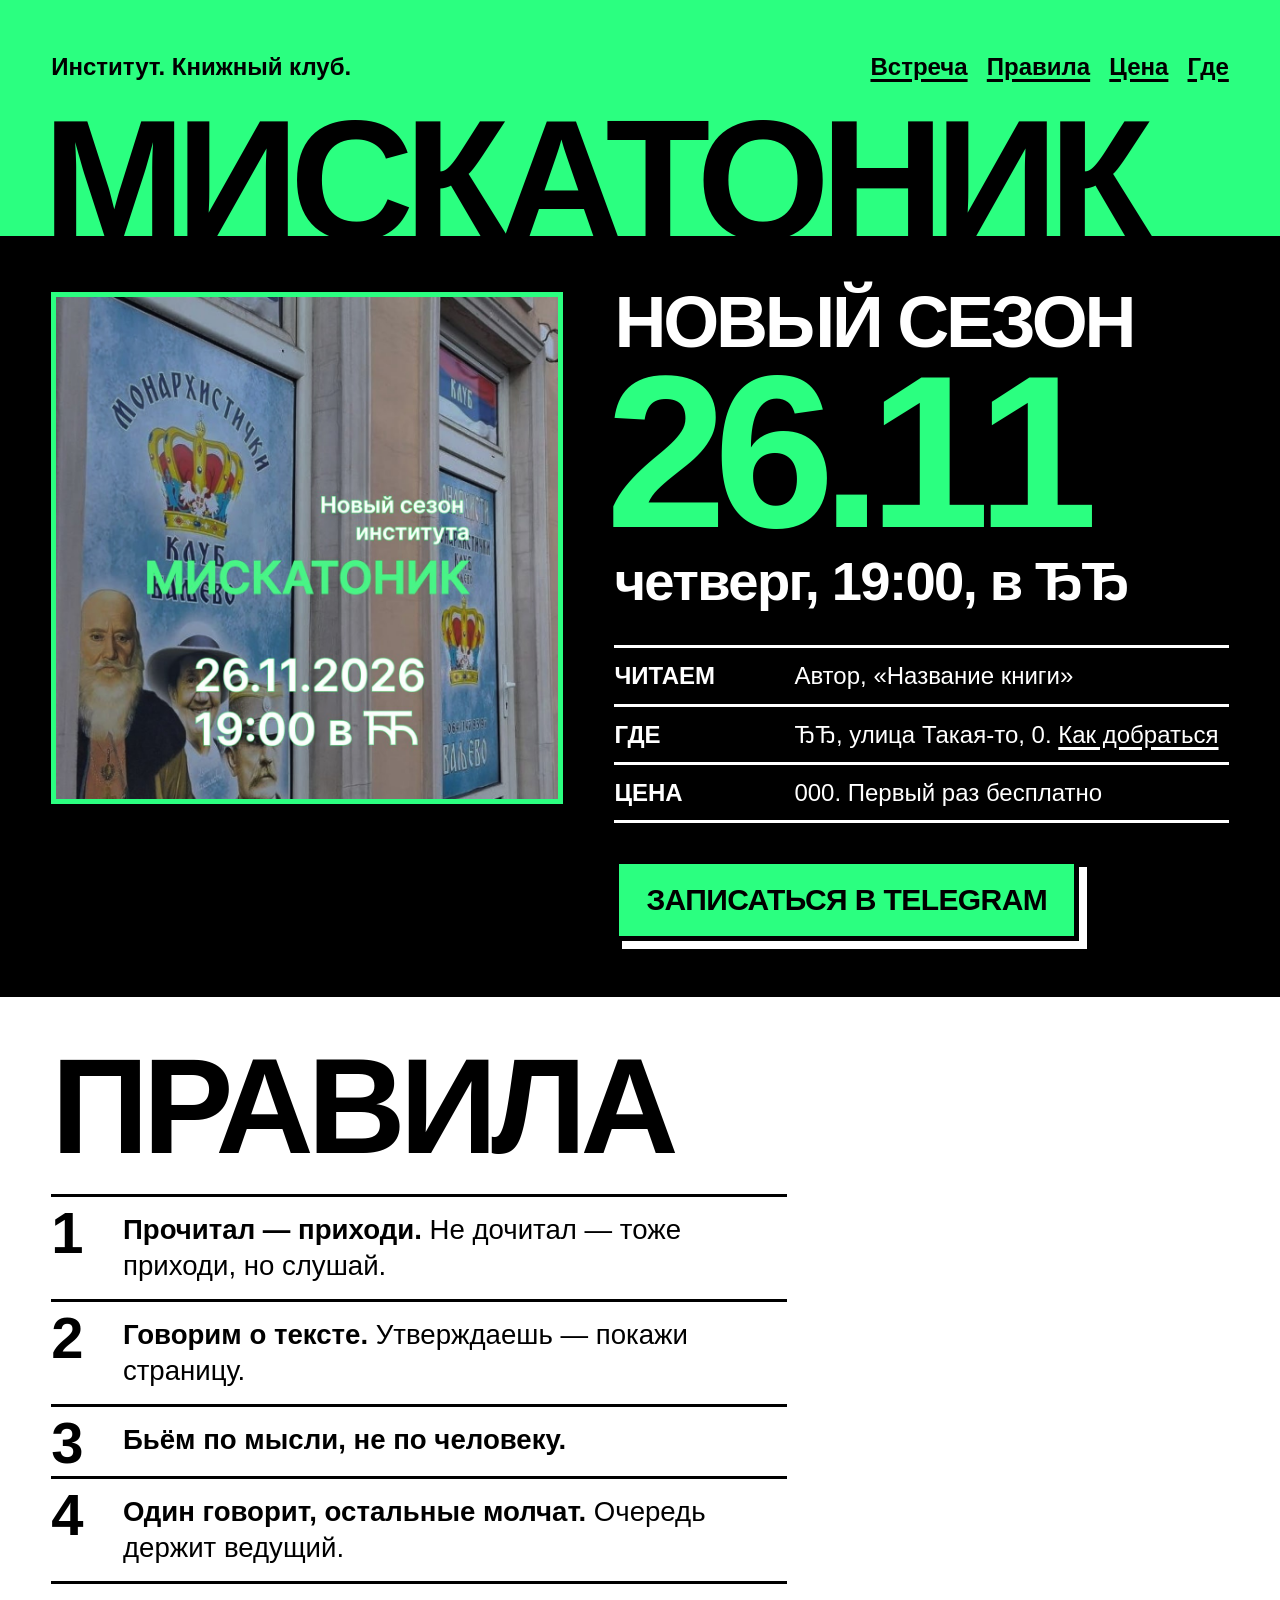
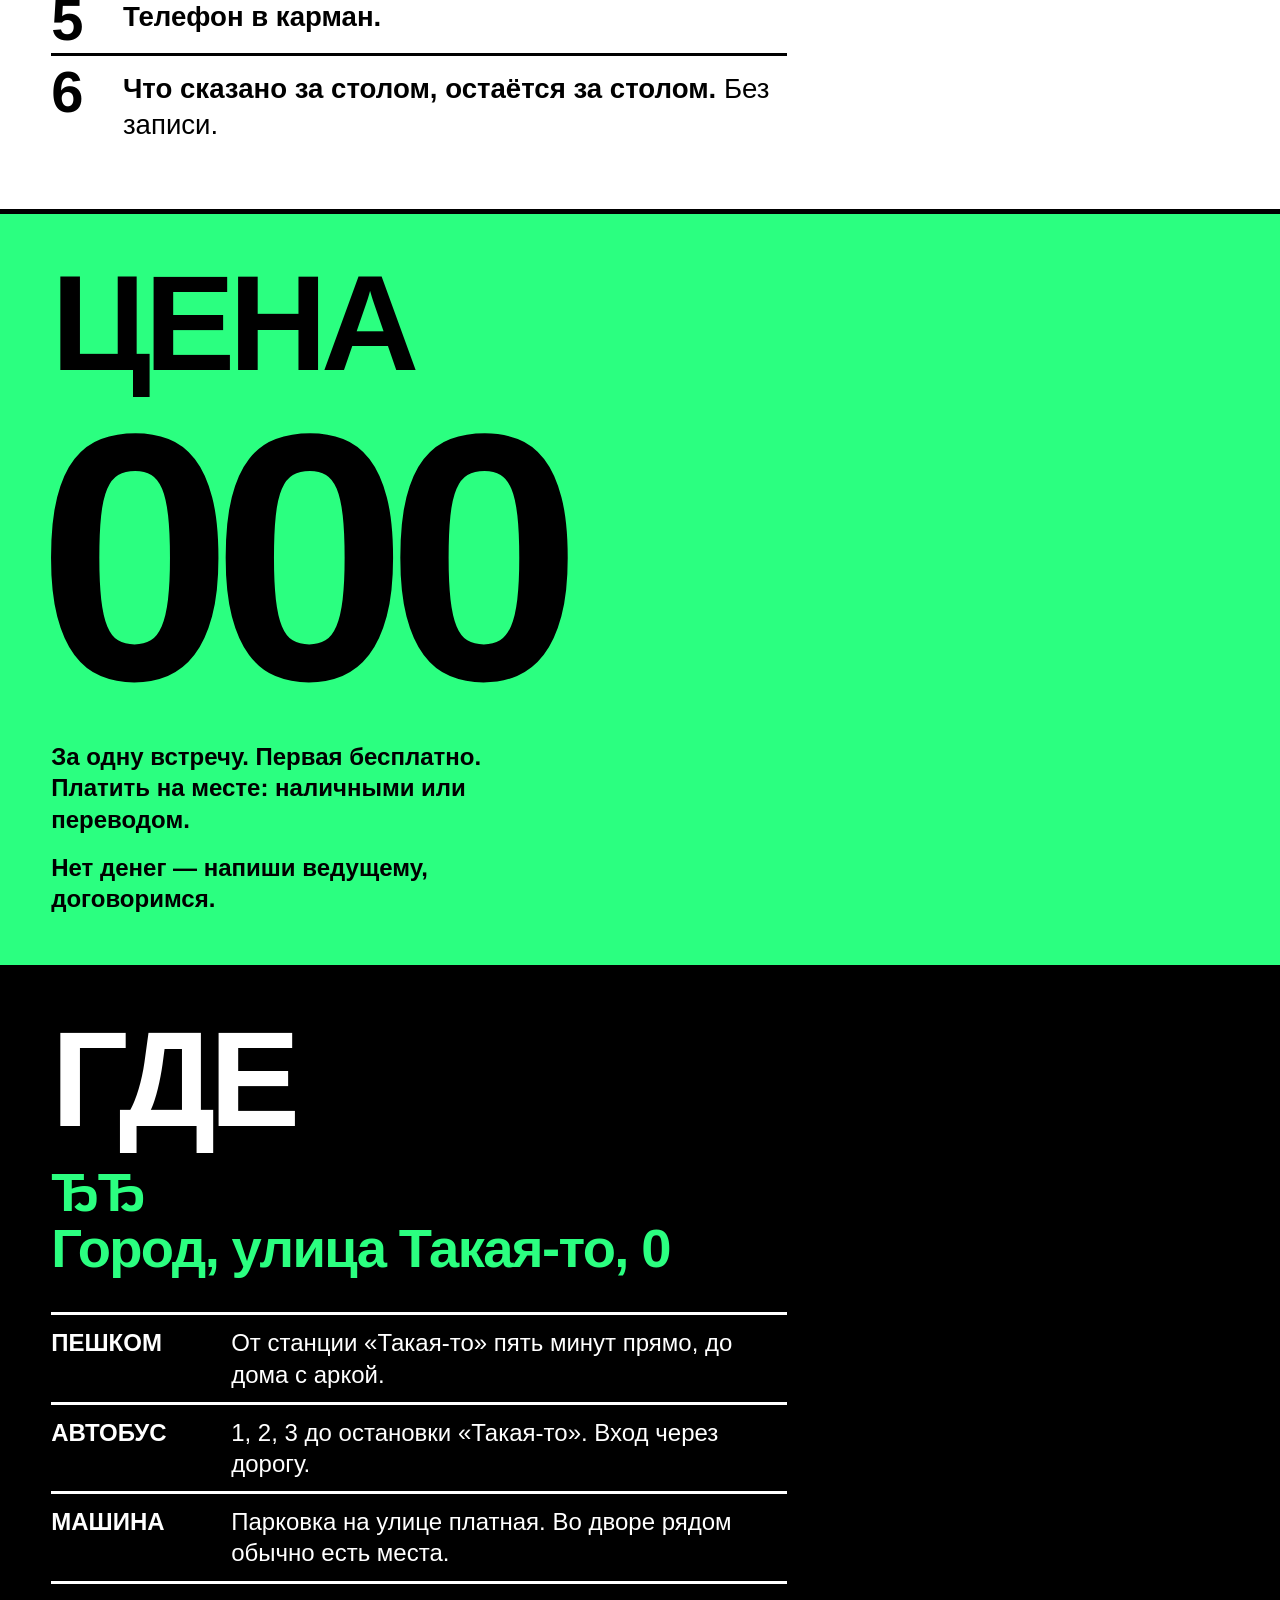
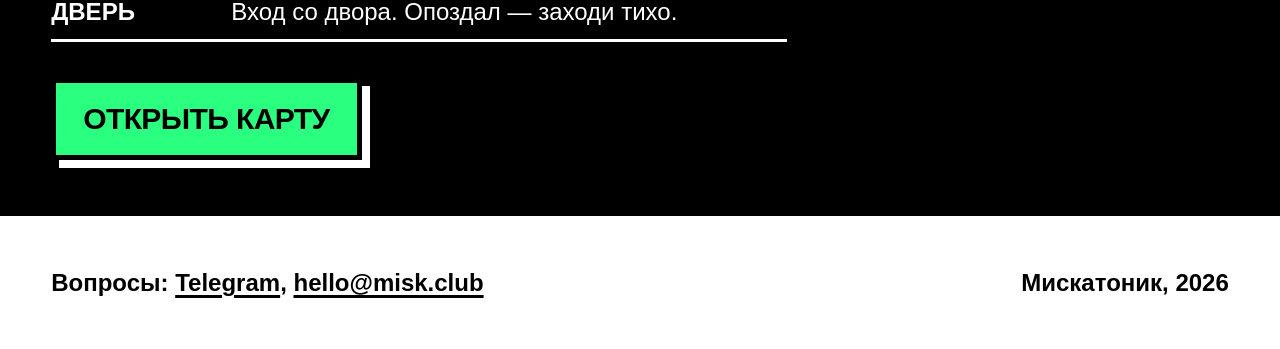
<file: index.html>
<!doctype html>
<html lang="ru">
<head>
  <meta charset="utf-8">
  <meta name="viewport" content="width=device-width, initial-scale=1">
  <title>Мискатоник — книжный клуб</title>
  <meta name="description" content="Институт Мискатоник, книжный клуб. Новый сезон: 26.11.2026, 19:00. Правила, цена, как добраться.">
  <meta property="og:title" content="Мискатоник — книжный клуб">
  <meta property="og:description" content="Новый сезон: 26.11.2026, 19:00.">
  <meta property="og:image" content="https://misk.club/afisha.jpg">
  <meta property="og:type" content="website">
  <meta property="og:url" content="https://misk.club/">
  <meta name="theme-color" content="#2bff80">
  <link rel="icon" href="favicon.svg" type="image/svg+xml">
  <link rel="stylesheet" href="style.css">
</head>
<body>

<header class="top">
  <p class="kicker">Институт. Книжный клуб.</p>
  <nav>
    <a href="#vstrecha">Встреча</a>
    <a href="#pravila">Правила</a>
    <a href="#cena">Цена</a>
    <a href="#gde">Где</a>
  </nav>
  <h1>Мискатоник</h1>
</header>

<main>

  <!-- ═══ БЛИЖАЙШАЯ ВСТРЕЧА ═══
       Перед каждой встречей: заменить afisha.jpg и текст в этом блоке. -->
  <section id="vstrecha" class="meeting">
    <img class="poster" src="afisha.jpg" width="1080" height="1080"
         alt="Афиша: новый сезон института Мискатоник, 26.11.2026, 19:00, в ЂЂ">

    <div class="info">
      <h2>Новый сезон</h2>
      <p class="date"><time datetime="2026-11-26T19:00">26.11</time></p>
      <p class="time">четверг, 19:00, в ЂЂ</p>

      <dl>
        <div><dt>Читаем</dt><dd>Автор, «Название книги»</dd></div>
        <div><dt>Где</dt><dd>ЂЂ, улица Такая-то, 0. <a href="#gde">Как добраться</a></dd></div>
        <div><dt>Цена</dt><dd>000. Первый раз бесплатно</dd></div>
      </dl>

      <a class="button" href="https://t.me/CHANGE_ME">Записаться в Telegram</a>
    </div>
  </section>

  <section id="pravila" class="rules">
    <h2>Правила</h2>
    <ol>
      <li><b>Прочитал — приходи.</b> Не дочитал — тоже приходи, но слушай.</li>
      <li><b>Говорим о тексте.</b> Утверждаешь — покажи страницу.</li>
      <li><b>Бьём по мысли, не по человеку.</b></li>
      <li><b>Один говорит, остальные молчат.</b> Очередь держит ведущий.</li>
      <li><b>Телефон в карман.</b></li>
      <li><b>Что сказано за столом, остаётся за столом.</b> Без записи.</li>
    </ol>
  </section>

  <section id="cena" class="price">
    <h2>Цена</h2>
    <p class="sum">000</p>
    <p>За одну встречу. Первая бесплатно.<br>Платить на месте: наличными или переводом.</p>
    <p>Нет денег — напиши ведущему, договоримся.</p>
  </section>

  <section id="gde" class="place">
    <h2>Где</h2>
    <p class="address">ЂЂ<br>Город, улица Такая-то, 0</p>
    <dl>
      <div><dt>Пешком</dt><dd>От станции «Такая-то» пять минут прямо, до дома с аркой.</dd></div>
      <div><dt>Автобус</dt><dd>1, 2, 3 до остановки «Такая-то». Вход через дорогу.</dd></div>
      <div><dt>Машина</dt><dd>Парковка на улице платная. Во дворе рядом обычно есть места.</dd></div>
      <div><dt>Дверь</dt><dd>Вход со двора. Опоздал — заходи тихо.</dd></div>
    </dl>
    <a class="button" href="https://maps.google.com/?q=CHANGE_ME">Открыть карту</a>
  </section>

</main>

<footer>
  <p>Вопросы: <a href="https://t.me/CHANGE_ME">Telegram</a>, <a href="mailto:hello@misk.club">hello@misk.club</a></p>
  <p>Мискатоник, 2026</p>
</footer>

</body>
</html>
</file>
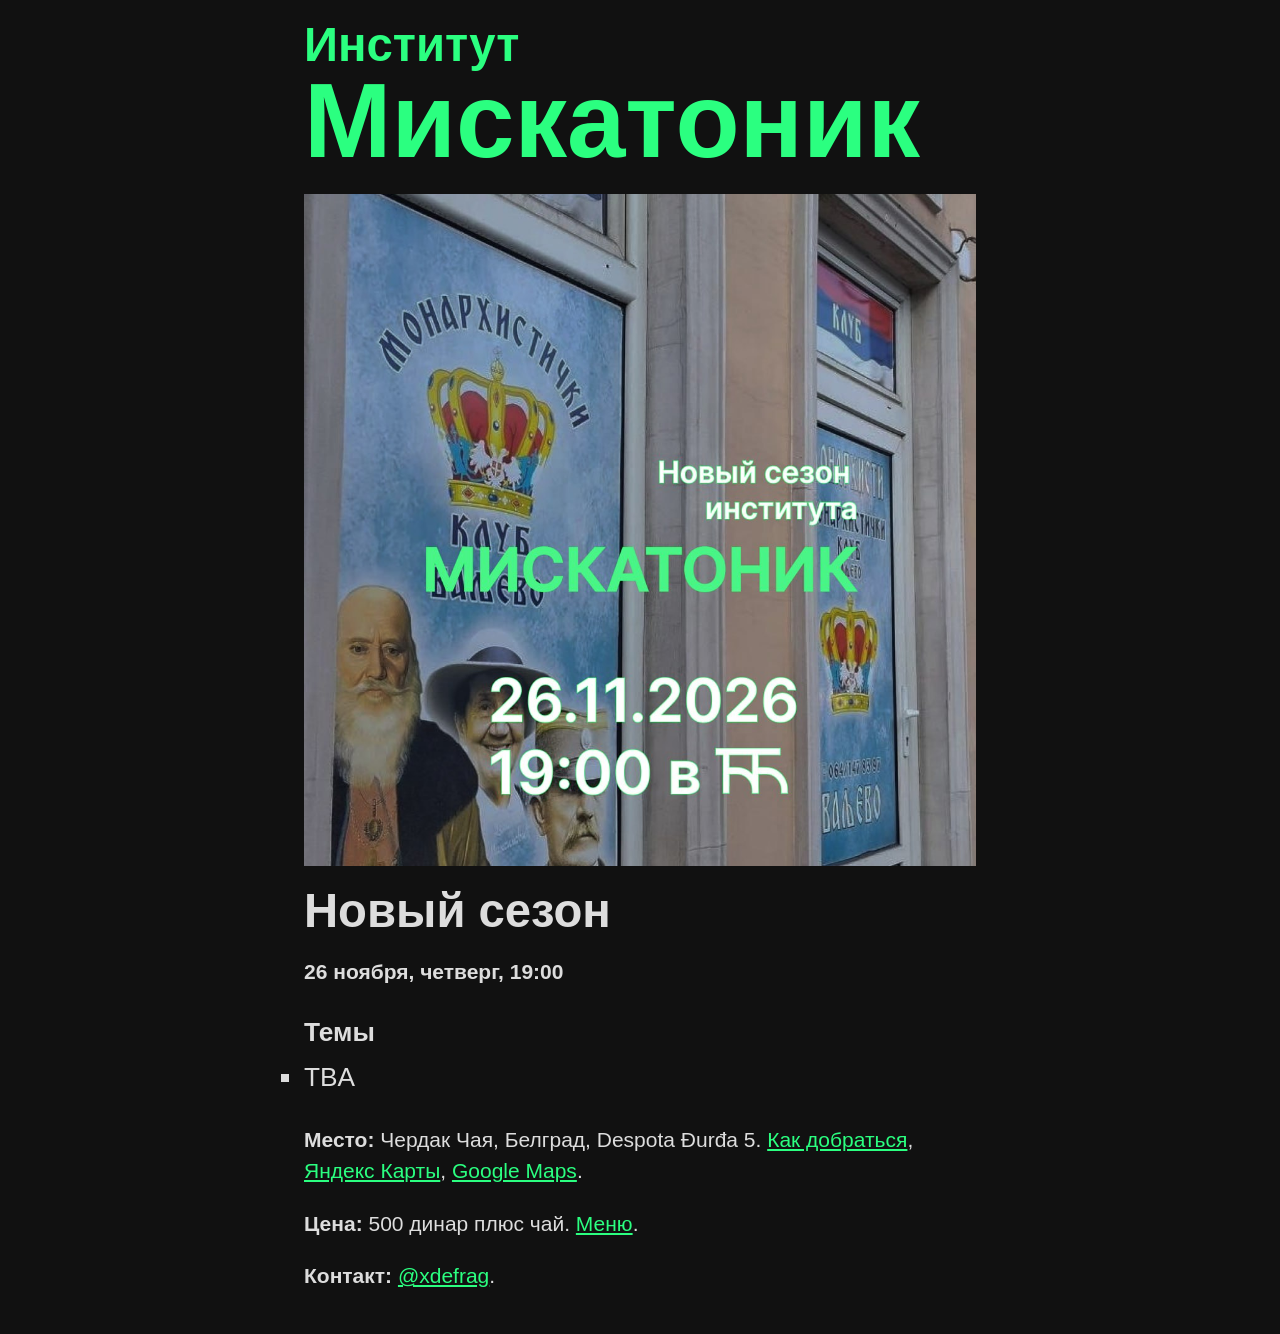
<file: docs/index.html>
<!doctype html>
<html lang="ru">
<head>
  <meta charset="utf-8">
  <meta name="viewport" content="width=device-width, initial-scale=1">
  <title>Институт Мискатоник</title>
  <meta name="description" content="Институт Мискатоник. Новый сезон: 26.11.2026, 19:00, Чердак Чая, Белград.">
  <meta property="og:title" content="Институт Мискатоник">
  <meta property="og:description" content="Новый сезон: 26.11.2026, 19:00, Чердак Чая, Белград.">
  <meta property="og:image" content="https://misk.club/afisha.jpg">
  <meta property="og:type" content="website">
  <meta property="og:url" content="https://misk.club/">
  <meta name="theme-color" content="#111111">
  <link rel="icon" href="favicon.ico" sizes="48x48">
  <link rel="icon" href="favicon.png" type="image/png" sizes="192x192">
  <link rel="apple-touch-icon" href="apple-touch-icon.png">
  <link rel="stylesheet" href="tachyons.min.css">
  <link rel="stylesheet" href="style.css">
</head>
<body class="bg-near-black helvetica lh-copy">
<main class="pa3 center measure-wide">

<h1 class="f-subheadline-ns f2 lh-solid mt0 mb3 accent"><small class="f2-ns f4 db">Институт</small> Мискатоник</h1>

<img class="db w-100 h-auto" src="afisha.jpg" width="1080" height="1080"
     alt="Афиша: новый сезон института Мискатоник, 26.11.2026, 19:00">

<h2 class="f2 lh-solid mt3 mb2">Новый сезон</h2>

<p class="b"><time datetime="2026-11-26T19:00">26 ноября, четверг, 19:00</time></p>

<h3 class="f4 mb1">Темы</h3>
<ul class="f4 mt0 pl0-ns pl3 lst-square lsp-outside">
  <li>TBA</li>
</ul>

<p><b>Место:</b> Чердак Чая, Белград, Despota Đurđa 5.
<a href="https://t.me/cardak_caja/670">Как добраться</a>,
<a href="https://yandex.com/maps/-/CHulU-nl">Яндекс Карты</a>,
<a href="https://maps.app.goo.gl/wamKNVXH8pqMKkBo6">Google Maps</a>.</p>

<p><b>Цена:</b> 500 динар плюс чай. <a href="https://t.me/cardak_caja/645">Меню</a>.</p>

<p><b>Контакт:</b> <a href="https://t.me/xdefrag">@xdefrag</a>.</p>

</main>
</body>
</html>
</file>
<file: style.css>
/* Мискатоник. Три цвета, один системный шрифт, ни одного запроса наружу. */

:root {
  --green: #2bff80;
  --black: #000;
  --white: #fff;
  --line: 5px;
  --pad: clamp(1rem, 4vw, 3.5rem);
  color-scheme: light;
}

*, *::before, *::after { box-sizing: border-box; }

html { scroll-behavior: smooth; -webkit-text-size-adjust: 100%; text-size-adjust: 100%; }

body {
  margin: 0;
  background: var(--white);
  color: var(--black);
  font-family: "Helvetica Neue", Helvetica, Arial, "Liberation Sans", sans-serif;
  font-size: clamp(1.15rem, 1rem + .7vw, 1.5rem);
  line-height: 1.3;
  font-weight: 500;
}

::selection { background: var(--black); color: var(--green); }

p, h1, h2, ol, dl, dd { margin: 0; }
b { font-weight: 800; }

a { color: inherit; text-decoration-thickness: .12em; text-underline-offset: .15em; }
a:hover { background: var(--black); color: var(--green); text-decoration: none; }
a:focus-visible { outline: var(--line) solid #00f; outline-offset: 3px; }

h2 {
  font-size: clamp(3rem, 11vw, 8.5rem);
  font-weight: 900;
  line-height: .86;
  letter-spacing: -.045em;
  text-transform: uppercase;
}

section, footer { padding: var(--pad); border-top: var(--line) solid var(--black); scroll-margin-top: 0; }

/* ─── Шапка: имя во всю ширину ─── */

.top {
  display: grid;
  grid-template-columns: 1fr auto;
  align-items: start;
  gap: .5rem 2rem;
  padding: var(--pad) var(--pad) 0;
  background: var(--green);
  overflow: hidden;
}
.kicker { font-weight: 800; }
.top nav { display: flex; flex-wrap: wrap; justify-content: flex-end; gap: .1rem 1.2rem; font-weight: 800; }
.top h1 {
  grid-column: 1 / -1;
  margin: .12em 0 -.07em -.05em;
  font-size: 13.4vw;
  font-weight: 900;
  line-height: .8;
  letter-spacing: -.055em;
  text-transform: uppercase;
  white-space: nowrap;
}

/* ─── Встреча ─── */

.meeting {
  display: grid;
  gap: var(--pad);
  background: var(--black);
  color: var(--white);
}
.poster {
  display: block;
  width: 100%;
  height: auto;
  border: var(--line) solid var(--green);
}
.meeting h2 { font-size: clamp(2rem, 6vw, 4.5rem); }
.date {
  margin: .04em 0 0 -.04em;
  font-size: clamp(6.5rem, 30vw, 17rem);
  font-weight: 900;
  line-height: .82;
  letter-spacing: -.06em;
  color: var(--green);
}
.time {
  margin-top: .25em;
  font-size: clamp(1.7rem, 5.2vw, 3.4rem);
  font-weight: 900;
  line-height: 1;
  letter-spacing: -.03em;
}

dl { margin: 1.5em 0; }
dl div {
  display: grid;
  grid-template-columns: 5.2em 1fr;
  gap: 1em;
  padding: .5em 0;
  border-top: 3px solid currentColor;
}
dl div:last-child { border-bottom: 3px solid currentColor; }
dt { font-weight: 900; text-transform: uppercase; }

.meeting a:hover { background: var(--green); color: var(--black); }

.button {
  display: inline-block;
  padding: .55em .9em;
  font-size: 1.25em;
  font-weight: 900;
  text-transform: uppercase;
  letter-spacing: -.02em;
  text-decoration: none;
  color: var(--black);
  background: var(--green);
  border: var(--line) solid var(--black);
  box-shadow: 8px 8px 0 var(--black);
}
.meeting .button { box-shadow: 8px 8px 0 var(--white); }
.button:hover, .meeting .button:hover {
  background: var(--white);
  color: var(--black);
  transform: translate(8px, 8px);
  box-shadow: none;
}

/* ─── Правила ─── */

.rules ol {
  margin-top: 1.2em;
  padding: 0;
  list-style: none;
  counter-reset: r;
  max-width: 46rem;
}
.rules li {
  counter-increment: r;
  position: relative;
  min-height: 2.6em;
  padding: .55em 0 .55em 2.6em;
  border-top: 3px solid var(--black);
  font-size: 1.15em;
}
.rules li::before {
  content: counter(r);
  position: absolute;
  left: 0;
  top: .14em;
  font-size: 2.1em;
  font-weight: 900;
  line-height: 1;
  letter-spacing: -.05em;
}

/* ─── Цена ─── */

.price { background: var(--green); }
.sum {
  font-size: clamp(7rem, 34vw, 22rem);
  font-weight: 900;
  line-height: .8;
  letter-spacing: -.06em;
  margin: .1em 0 .12em -.04em;
}
.price p + p { margin-top: .7em; }
.price p:not(.sum) { max-width: 30rem; font-weight: 700; }

/* ─── Где ─── */

.place { background: var(--black); color: var(--white); }
.place .button { box-shadow: 8px 8px 0 var(--white); }
.place dl { max-width: 46rem; }
.address {
  margin-top: .5em;
  font-size: clamp(1.7rem, 5.2vw, 3.4rem);
  font-weight: 900;
  line-height: 1.02;
  letter-spacing: -.03em;
  color: var(--green);
}

footer { display: flex; flex-wrap: wrap; justify-content: space-between; gap: .5rem 2rem; font-weight: 800; }

/* ─── Широкий экран ─── */

@media (min-width: 56rem) {
  .meeting { grid-template-columns: minmax(0, 5fr) minmax(0, 6fr); align-items: start; }
  .date { font-size: clamp(8rem, 17vw, 17rem); }
  dl div { grid-template-columns: 6.5em 1fr; }
}

@media (prefers-reduced-motion: reduce) {
  html { scroll-behavior: auto; }
  .button:hover { transform: none; }
}
</file>
<file: docs/style.css>
/* Мискатоник. Вёрстка на классах Tachyons (tachyons.min.css);
   здесь только то, чего в Tachyons нет. */

html { font-size: 21px; color-scheme: dark; }
body { color: #ddd; }

.accent, a:link, a:visited { color: #2bff80; }

.lst-square { list-style-type: square; }
.lsp-outside { list-style-position: outside; }
</file>
